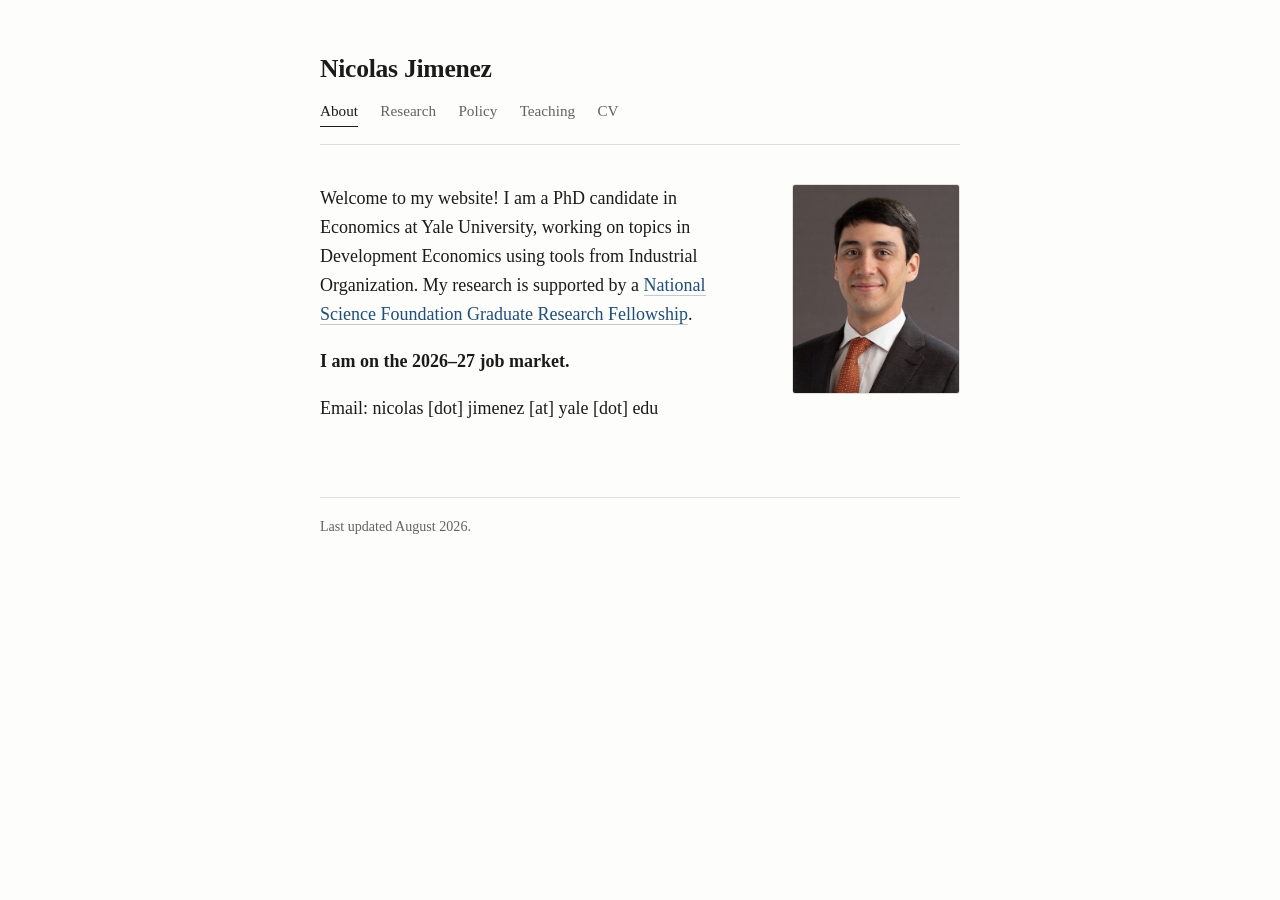
<file: index.html>
<!DOCTYPE html>
<html lang="en">
<head>
<meta charset="utf-8">
<meta name="viewport" content="width=device-width, initial-scale=1">
<title>Nicolas Jimenez — Economics, Yale University</title>
<meta name="description" content="Nicolas Jimenez — PhD candidate in Economics at Yale University. Development economics, industrial organization, public procurement.">
<link rel="canonical" href="https://nicolas-jimenez.github.io/">
<meta property="og:type" content="profile">
<meta property="og:title" content="Nicolas Jimenez — Economics, Yale University">
<meta property="og:description" content="PhD candidate in Economics at Yale University. Development economics and industrial organization; public procurement.">
<meta property="og:url" content="https://nicolas-jimenez.github.io/">
<meta property="og:image" content="https://nicolas-jimenez.github.io/img/portrait.jpg">
<link rel="stylesheet" href="style.css">
<script type="application/ld+json">
{
  "@context": "https://schema.org",
  "@type": "Person",
  "name": "Nicolas Jimenez",
  "url": "https://nicolas-jimenez.github.io/",
  "image": "https://nicolas-jimenez.github.io/img/portrait.jpg",
  "jobTitle": "PhD Candidate in Economics",
  "affiliation": {
    "@type": "CollegeOrUniversity",
    "name": "Yale University",
    "department": "Department of Economics"
  },
  "knowsAbout": ["Development Economics", "Industrial Organization", "Public Procurement", "Firms and Competition"]
}
</script>
</head>
<body>
<div class="wrap">

<header class="site">
  <h1 class="name"><a href="index.html">Nicolas Jimenez</a></h1>
  <nav class="site">
    <a href="index.html" aria-current="page">About</a>
    <a href="research.html">Research</a>
    <a href="policy.html">Policy</a>
    <a href="teaching.html">Teaching</a>
    <a href="files/Jimenez_Nicolas_CV.pdf" data-goatcounter-click="cv-pdf" data-goatcounter-title="CV download">CV</a>
  </nav>
</header>

<main>

<div class="intro">
  <div class="bio">
    <p>Welcome to my website! I am a PhD candidate in Economics at Yale University,
    working on topics in Development Economics using tools from Industrial
    Organization. My research is supported by a
    <a href="https://www.nsf.gov/funding/initiatives/grfp">National Science Foundation Graduate Research Fellowship</a>.</p>
    <p><strong>I am on the 2026&ndash;27 job market.</strong></p>
    <p>Email: nicolas [dot] jimenez [at] yale [dot] edu</p>
  </div>

  <img class="portrait" src="img/portrait.jpg" alt="Nicolas Jimenez">
</div>

</main>

<footer class="site">
  <p>Last updated August 2026.</p>
</footer>

</div>
<script data-goatcounter="https://nicolasjimenez.goatcounter.com/count" async src="//gc.zgo.at/count.js"></script>
</body>
</html>
</file>
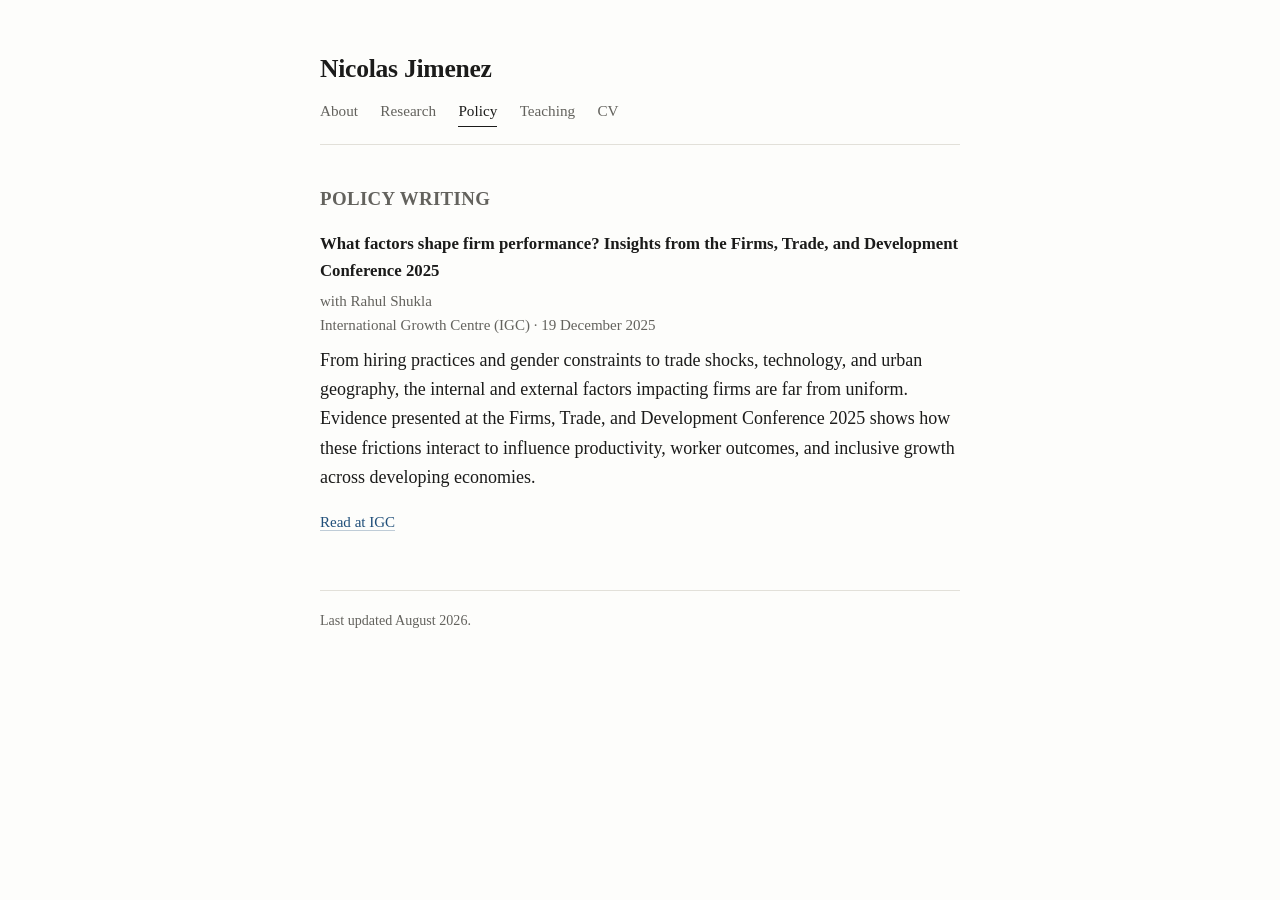
<file: policy.html>
<!DOCTYPE html>
<html lang="en">
<head>
<meta charset="utf-8">
<meta name="viewport" content="width=device-width, initial-scale=1">
<title>Policy — Nicolas Jimenez</title>
<meta name="description" content="Policy writing by Nicolas Jimenez.">
<link rel="canonical" href="https://nicolas-jimenez.github.io/policy.html">
<link rel="stylesheet" href="style.css">
</head>
<body>
<div class="wrap">

<header class="site">
  <p class="name"><a href="index.html">Nicolas Jimenez</a></p>
  <nav class="site">
    <a href="index.html">About</a>
    <a href="research.html">Research</a>
    <a href="policy.html" aria-current="page">Policy</a>
    <a href="teaching.html">Teaching</a>
    <a href="files/Jimenez_Nicolas_CV.pdf" data-goatcounter-click="cv-pdf" data-goatcounter-title="CV download">CV</a>
  </nav>
</header>

<main>

<h2>Policy Writing</h2>

<div class="paper">
  <h3 class="title">What factors shape firm performance? Insights from the Firms, Trade,
    and Development Conference 2025</h3>
  <p class="meta">with Rahul Shukla<br>
    International Growth Centre (IGC) &middot; 19 December 2025</p>
  <p>From hiring practices and gender constraints to trade shocks, technology, and urban
  geography, the internal and external factors impacting firms are far from uniform.
  Evidence presented at the Firms, Trade, and Development Conference 2025 shows how these
  frictions interact to influence productivity, worker outcomes, and inclusive growth
  across developing economies.</p>
  <p class="links">
    <a href="https://www.theigc.org/blogs/performance-insights-firms-trade-conference">Read
    at IGC</a>
  </p>
</div>

</main>

<footer class="site">
  <p>Last updated August 2026.</p>
</footer>

</div>
<script data-goatcounter="https://nicolasjimenez.goatcounter.com/count" async src="//gc.zgo.at/count.js"></script>
</body>
</html>
</file>
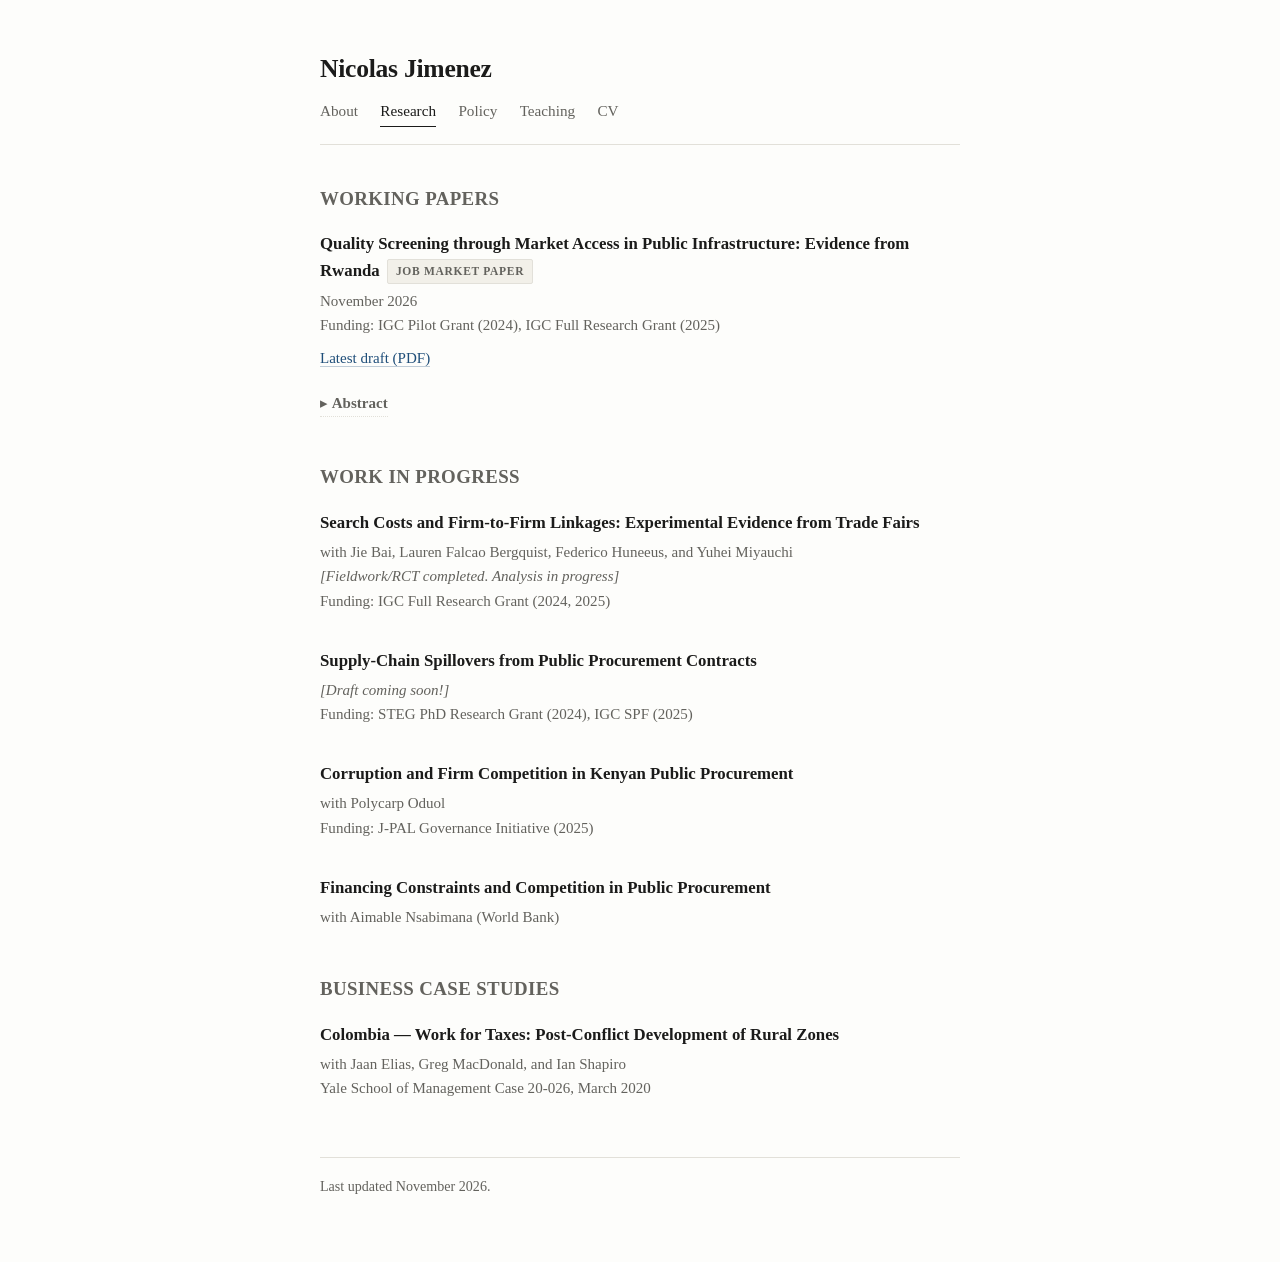
<file: research.html>
<!DOCTYPE html>
<html lang="en">
<head>
<meta charset="utf-8">
<meta name="viewport" content="width=device-width, initial-scale=1">
<title>Research — Nicolas Jimenez</title>
<meta name="description" content="Research by Nicolas Jimenez on public procurement, firms, and development.">
<link rel="canonical" href="https://nicolas-jimenez.github.io/research.html">
<link rel="stylesheet" href="style.css">
</head>
<body>
<div class="wrap">

<header class="site">
  <p class="name"><a href="index.html">Nicolas Jimenez</a></p>
  <nav class="site">
    <a href="index.html">About</a>
    <a href="research.html" aria-current="page">Research</a>
    <a href="policy.html">Policy</a>
    <a href="teaching.html">Teaching</a>
    <a href="files/Jimenez_Nicolas_CV.pdf" data-goatcounter-click="cv-pdf" data-goatcounter-title="CV download">CV</a>
  </nav>
</header>

<main>

<h2>Working Papers</h2>

<div class="paper">
  <h3 class="title">Quality Screening through Market Access in Public Infrastructure:
    Evidence from Rwanda<span class="tag">Job Market Paper</span></h3>
  <p class="meta">November 2026<br>
    Funding: IGC Pilot Grant (2024), IGC Full Research Grant (2025)</p>
  <p class="links"><a href="files/jimenez_jmp.pdf" data-goatcounter-click="jmp-pdf" data-goatcounter-title="JMP download">Latest draft (PDF)</a></p>
  <details class="abstract">
    <summary><strong>Abstract</strong></summary>
    <div class="body">
      <p>Governments often cannot contract on the quality of what they procure. When
      quality is non-contractible, screening may improve performance by restricting which
      firms can compete. Many governments screen contractors indirectly, conditioning
      eligibility for larger contracts on the execution of smaller ones. I study this
      trade-off in Rwanda&rsquo;s public procurement of infrastructure, focusing on one key
      measure of quality: project completion time. I link the near-universe of electronic
      procurement records for 2016&ndash;2024 to records of government payments that trace
      contract execution. I estimate a dynamic auction model in which low- and
      high-quality firms compete in first-price auctions and completed work determines
      access to larger contracts. High-quality firms complete work and accrue experience necessary for
      promotion faster than low-type firms. Therefore, high-quality firms value winning
      tenders more than low-quality firms, which induces them to bid more aggressively,
      partially offsetting their higher costs. I conduct two sets of counterfactuals.
      First, I modify the eligibility criteria and highlight the government&rsquo;s
      trade-off between price and quality. Second, I change the government&rsquo;s
      promotion policy to estimate the value of screening on past performance.</p>
    </div>
  </details>
</div>

<h2>Work in Progress</h2>

<div class="paper">
  <h3 class="title">Search Costs and Firm-to-Firm Linkages: Experimental Evidence from
    Trade Fairs</h3>
  <p class="meta">with Jie Bai, Lauren Falcao Bergquist, Federico Huneeus, and Yuhei
    Miyauchi<br>
    <em>[Fieldwork/RCT completed. Analysis in progress]</em><br>
    Funding: IGC Full Research Grant (2024, 2025)</p>
</div>

<div class="paper">
  <h3 class="title">Supply-Chain Spillovers from Public Procurement Contracts</h3>
  <p class="meta"><em>[Draft coming soon!]</em><br>
    Funding: STEG PhD Research Grant (2024), IGC SPF (2025)</p>
</div>

<div class="paper">
  <h3 class="title">Corruption and Firm Competition in Kenyan Public Procurement</h3>
  <p class="meta">with Polycarp Oduol<br>
    Funding: J-PAL Governance Initiative (2025)</p>
</div>

<div class="paper">
  <h3 class="title">Financing Constraints and Competition in Public Procurement</h3>
  <p class="meta">with Aimable Nsabimana (World Bank)</p>
</div>

<h2>Business Case Studies</h2>
<div class="paper">
  <h3 class="title">Colombia &mdash; Work for Taxes: Post-Conflict Development of Rural
    Zones</h3>
  <p class="meta">with Jaan Elias, Greg MacDonald, and Ian Shapiro<br>
    Yale School of Management Case 20-026, March 2020</p>
</div>

</main>

<footer class="site">
  <p>Last updated November 2026.</p>
</footer>

</div>
<script data-goatcounter="https://nicolasjimenez.goatcounter.com/count" async src="//gc.zgo.at/count.js"></script>
</body>
</html>
</file>
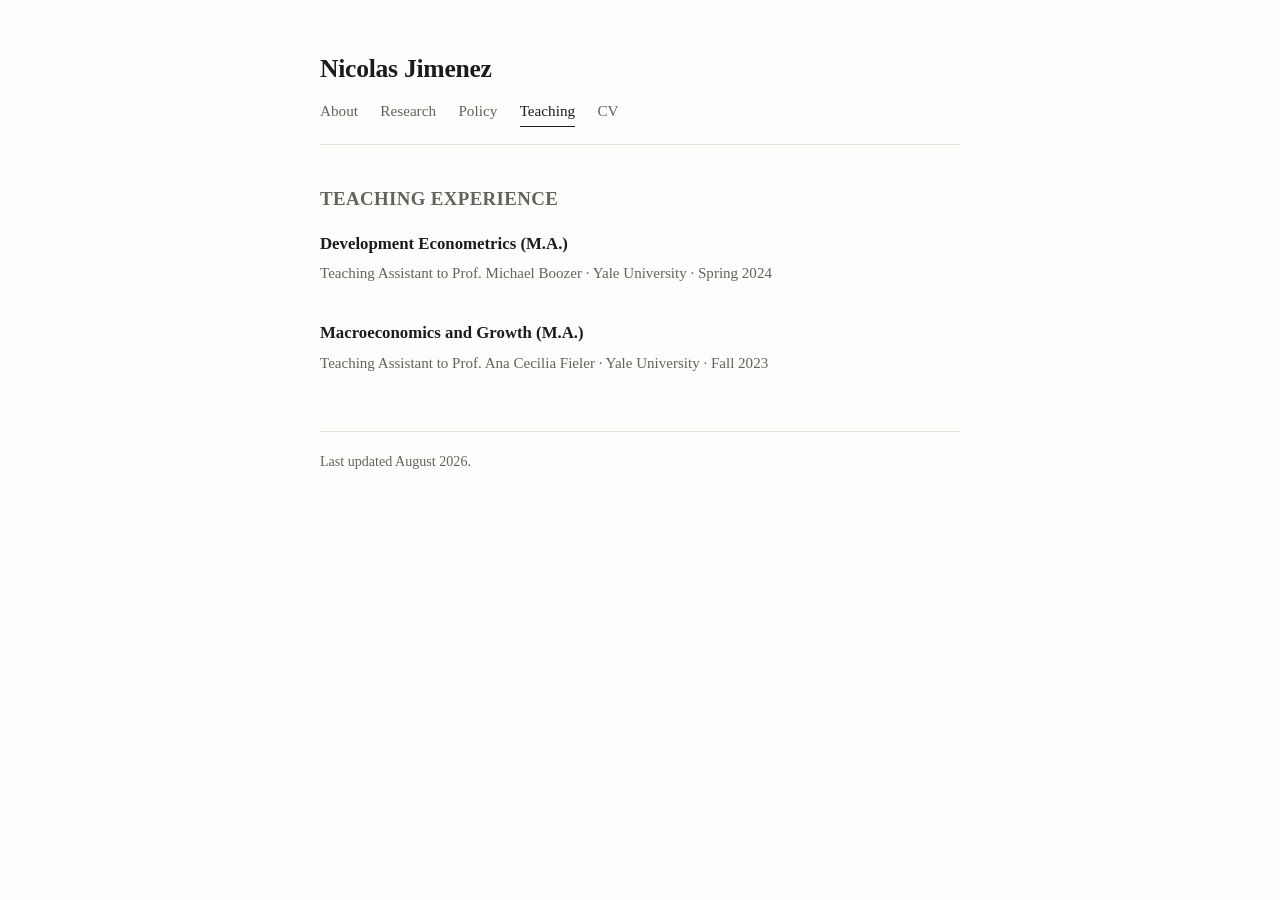
<file: teaching.html>
<!DOCTYPE html>
<html lang="en">
<head>
<meta charset="utf-8">
<meta name="viewport" content="width=device-width, initial-scale=1">
<title>Teaching — Nicolas Jimenez</title>
<meta name="description" content="Teaching experience of Nicolas Jimenez at Yale University.">
<link rel="canonical" href="https://nicolas-jimenez.github.io/teaching.html">
<link rel="stylesheet" href="style.css">
</head>
<body>
<div class="wrap">

<header class="site">
  <p class="name"><a href="index.html">Nicolas Jimenez</a></p>
  <nav class="site">
    <a href="index.html">About</a>
    <a href="research.html">Research</a>
    <a href="policy.html">Policy</a>
    <a href="teaching.html" aria-current="page">Teaching</a>
    <a href="files/Jimenez_Nicolas_CV.pdf" data-goatcounter-click="cv-pdf" data-goatcounter-title="CV download">CV</a>
  </nav>
</header>

<main>

<h2>Teaching Experience</h2>

<div class="paper">
  <h3 class="title">Development Econometrics (M.A.)</h3>
  <p class="meta">Teaching Assistant to Prof. Michael Boozer &middot; Yale University &middot; Spring 2024</p>
</div>

<div class="paper">
  <h3 class="title">Macroeconomics and Growth (M.A.)</h3>
  <p class="meta">Teaching Assistant to Prof. Ana Cecilia Fieler &middot; Yale University &middot; Fall 2023</p>
</div>

</main>

<footer class="site">
  <p>Last updated August 2026.</p>
</footer>

</div>
<script data-goatcounter="https://nicolasjimenez.goatcounter.com/count" async src="//gc.zgo.at/count.js"></script>
</body>
</html>
</file>
<file: style.css>
/* nicolas-jimenez.github.io — academic site
   Single stylesheet, no external dependencies. */

:root {
  --bg:        #fdfdfb;
  --text:      #1b1b1a;
  --muted:     #63625d;
  --rule:      #e2e0d9;
  --link:      #1f4e79;
  --link-hover:#0f3557;
  --accent-bg: #f2f0e9;
  --measure:   43rem;
}

@media (prefers-color-scheme: dark) {
  :root {
    --bg:        #16171a;
    --text:      #e6e5e0;
    --muted:     #a0a09a;
    --rule:      #33353a;
    --link:      #86b6e0;
    --link-hover:#a9cdef;
    --accent-bg: #1e2024;
  }
}

*, *::before, *::after { box-sizing: border-box; }

html { -webkit-text-size-adjust: 100%; }

body {
  margin: 0;
  background: var(--bg);
  color: var(--text);
  font-family: Charter, "Bitstream Charter", "Sitka Text", Cambria, Georgia, "Times New Roman", serif;
  font-size: 18px;
  line-height: 1.62;
  -webkit-font-smoothing: antialiased;
}

.wrap {
  max-width: var(--measure);
  margin: 0 auto;
  padding: 3rem 1.5rem 4rem;
}

/* ---------- Header / nav ---------- */

header.site {
  border-bottom: 1px solid var(--rule);
  padding-bottom: 1.1rem;
  margin-bottom: 2.4rem;
}

header.site .name {
  font-size: 1.6rem;
  font-weight: 600;
  letter-spacing: -0.01em;
  margin: 0 0 0.6rem;
}

header.site .name a {
  color: var(--text);
  text-decoration: none;
  border-bottom: none;
}

nav.site {
  display: flex;
  flex-wrap: wrap;
  gap: 1.4rem;
  font-size: 0.95rem;
}

nav.site a {
  color: var(--muted);
  text-decoration: none;
  padding-bottom: 2px;
  border-bottom: 1px solid transparent;
}

nav.site a:hover { color: var(--link-hover); }

nav.site a[aria-current="page"] {
  color: var(--text);
  border-bottom-color: var(--text);
}

/* ---------- Text ---------- */

a { color: var(--link); text-decoration: none; border-bottom: 1px solid rgba(31, 78, 121, 0.28); }
a:hover { color: var(--link-hover); border-bottom-color: currentColor; }
@media (prefers-color-scheme: dark) { a { border-bottom-color: rgba(134, 182, 224, 0.32); } }

h2 {
  font-size: 1.18rem;
  font-weight: 600;
  letter-spacing: 0.02em;
  text-transform: uppercase;
  color: var(--muted);
  margin: 2.8rem 0 1rem;
}

h2:first-of-type { margin-top: 0; }

h3 { font-size: 1.05rem; font-weight: 600; margin: 0 0 0.25rem; }

p { margin: 0 0 1.1rem; }

ul { padding-left: 1.2rem; margin: 0 0 1.1rem; }
li { margin-bottom: 0.45rem; }

.muted { color: var(--muted); }
.small { font-size: 0.92rem; }

/* ---------- Intro block ---------- */

.intro { display: flex; gap: 2rem; align-items: flex-start; }
.intro .bio { flex: 1 1 auto; min-width: 0; }

.portrait {
  flex: 0 0 auto;
  width: 168px;
  height: 210px;
  object-fit: cover;
  border-radius: 3px;
  background: var(--accent-bg);
  border: 1px solid var(--rule);
}

@media (max-width: 620px) {
  .intro { flex-direction: column; gap: 1.4rem; }
  .portrait { width: 140px; height: 175px; }
  body { font-size: 17px; }
  .wrap { padding-top: 2rem; }
}

/* ---------- Definition-style lists (fields, contact) ---------- */

dl.facts { margin: 0; }
dl.facts div { display: flex; gap: 0.9rem; margin-bottom: 0.45rem; }
dl.facts dt { flex: 0 0 7.5rem; color: var(--muted); font-size: 0.95rem; }
dl.facts dd { margin: 0; flex: 1 1 auto; min-width: 0; }

@media (max-width: 620px) {
  dl.facts div { flex-direction: column; gap: 0.1rem; margin-bottom: 0.8rem; }
  dl.facts dt { flex: none; }
}

/* ---------- Papers ---------- */

.paper { margin-bottom: 2.1rem; }

.paper .title { font-weight: 600; }

.paper .meta {
  color: var(--muted);
  font-size: 0.94rem;
  margin: 0.15rem 0 0.55rem;
}

.tag {
  display: inline-block;
  font-size: 0.72rem;
  letter-spacing: 0.06em;
  text-transform: uppercase;
  padding: 0.14rem 0.5rem;
  border: 1px solid var(--rule);
  border-radius: 2px;
  background: var(--accent-bg);
  color: var(--muted);
  vertical-align: 0.12em;
  margin-left: 0.45rem;
  white-space: nowrap;
}

.links { font-size: 0.94rem; }
.links a { margin-right: 0.9rem; }

details.abstract { margin-top: 0.5rem; }

details.abstract > summary {
  cursor: pointer;
  font-size: 0.94rem;
  color: var(--muted);
  list-style: none;
  display: inline-block;
  border-bottom: 1px dotted var(--rule);
}

details.abstract > summary::-webkit-details-marker { display: none; }
details.abstract > summary::before { content: "▸ "; }
details.abstract[open] > summary::before { content: "▾ "; }
details.abstract > summary:hover { color: var(--link-hover); }

details.abstract .body {
  margin-top: 0.9rem;
  padding-left: 1rem;
  border-left: 2px solid var(--rule);
  font-size: 0.96rem;
}

details.abstract .body p:last-child { margin-bottom: 0; }

/* ---------- Footer ---------- */

footer.site {
  margin-top: 3.5rem;
  padding-top: 1.1rem;
  border-top: 1px solid var(--rule);
  color: var(--muted);
  font-size: 0.88rem;
}

footer.site p { margin: 0; }
</file>
